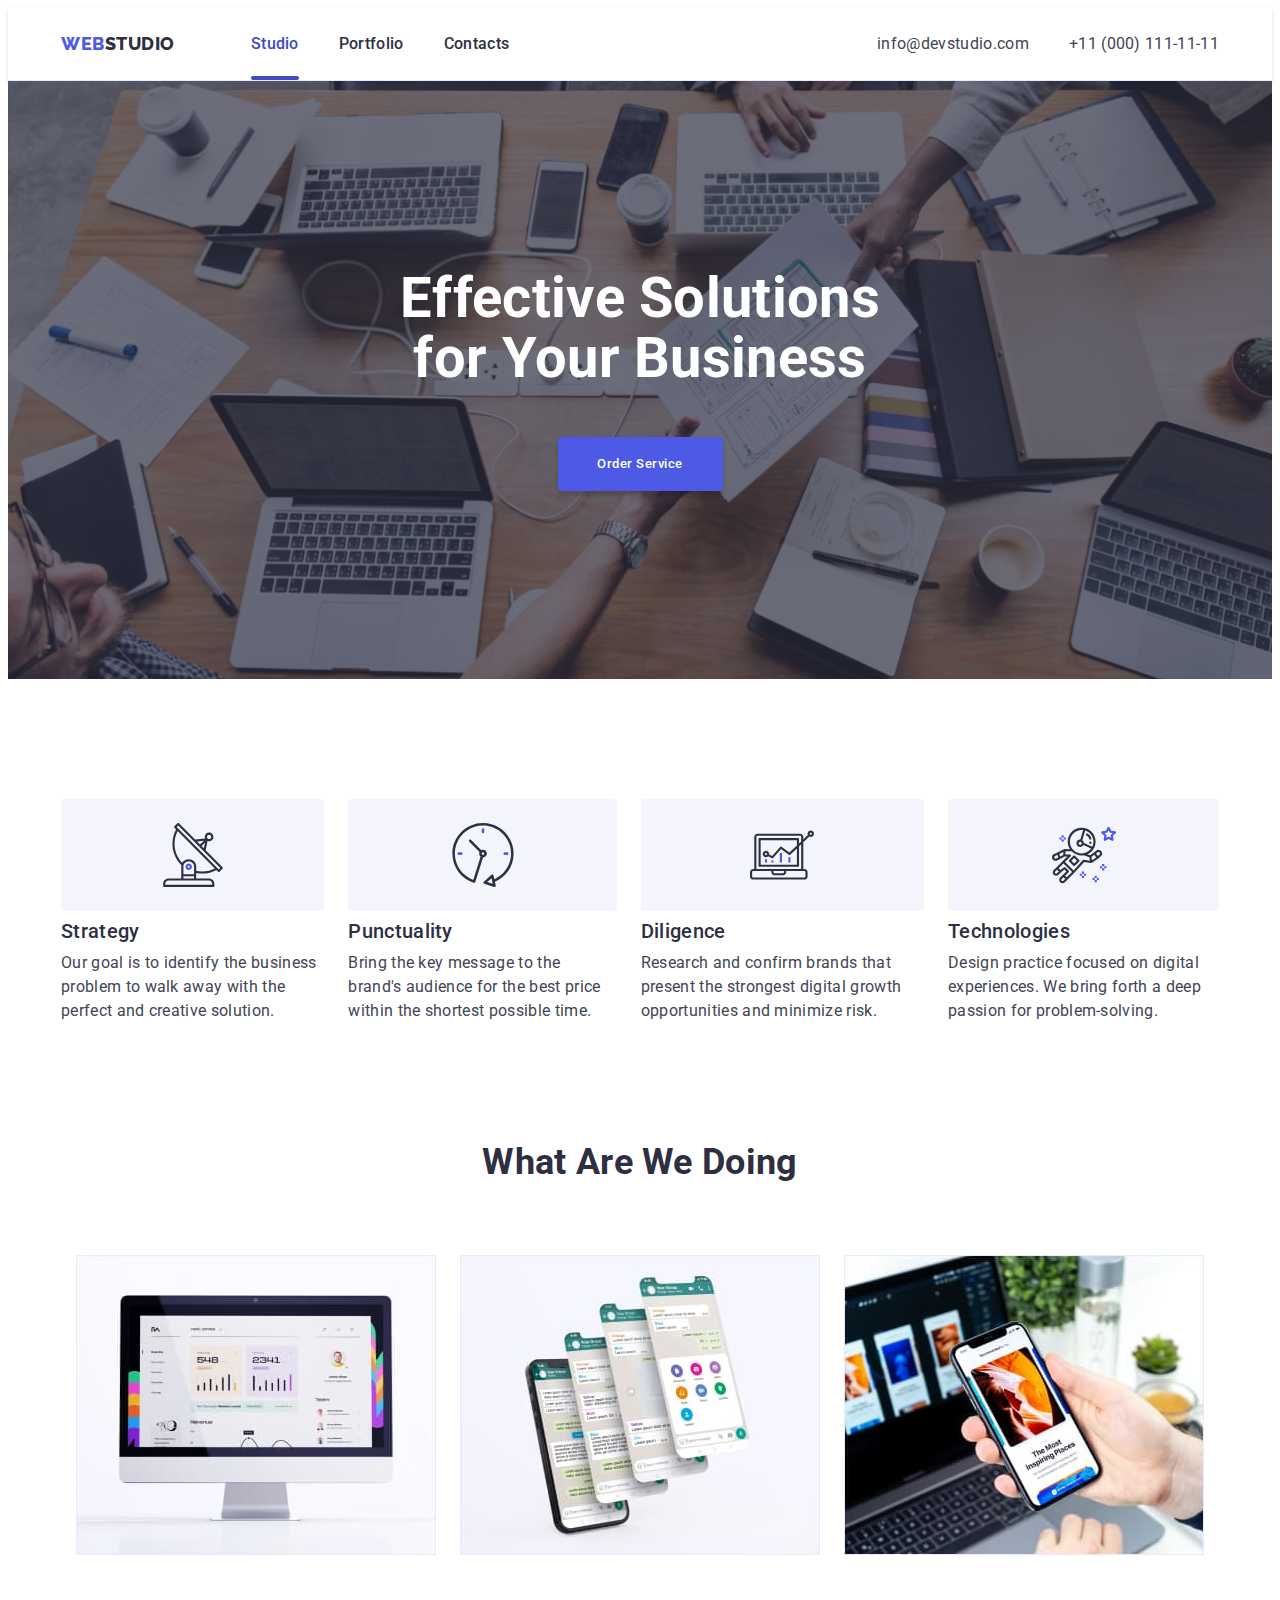
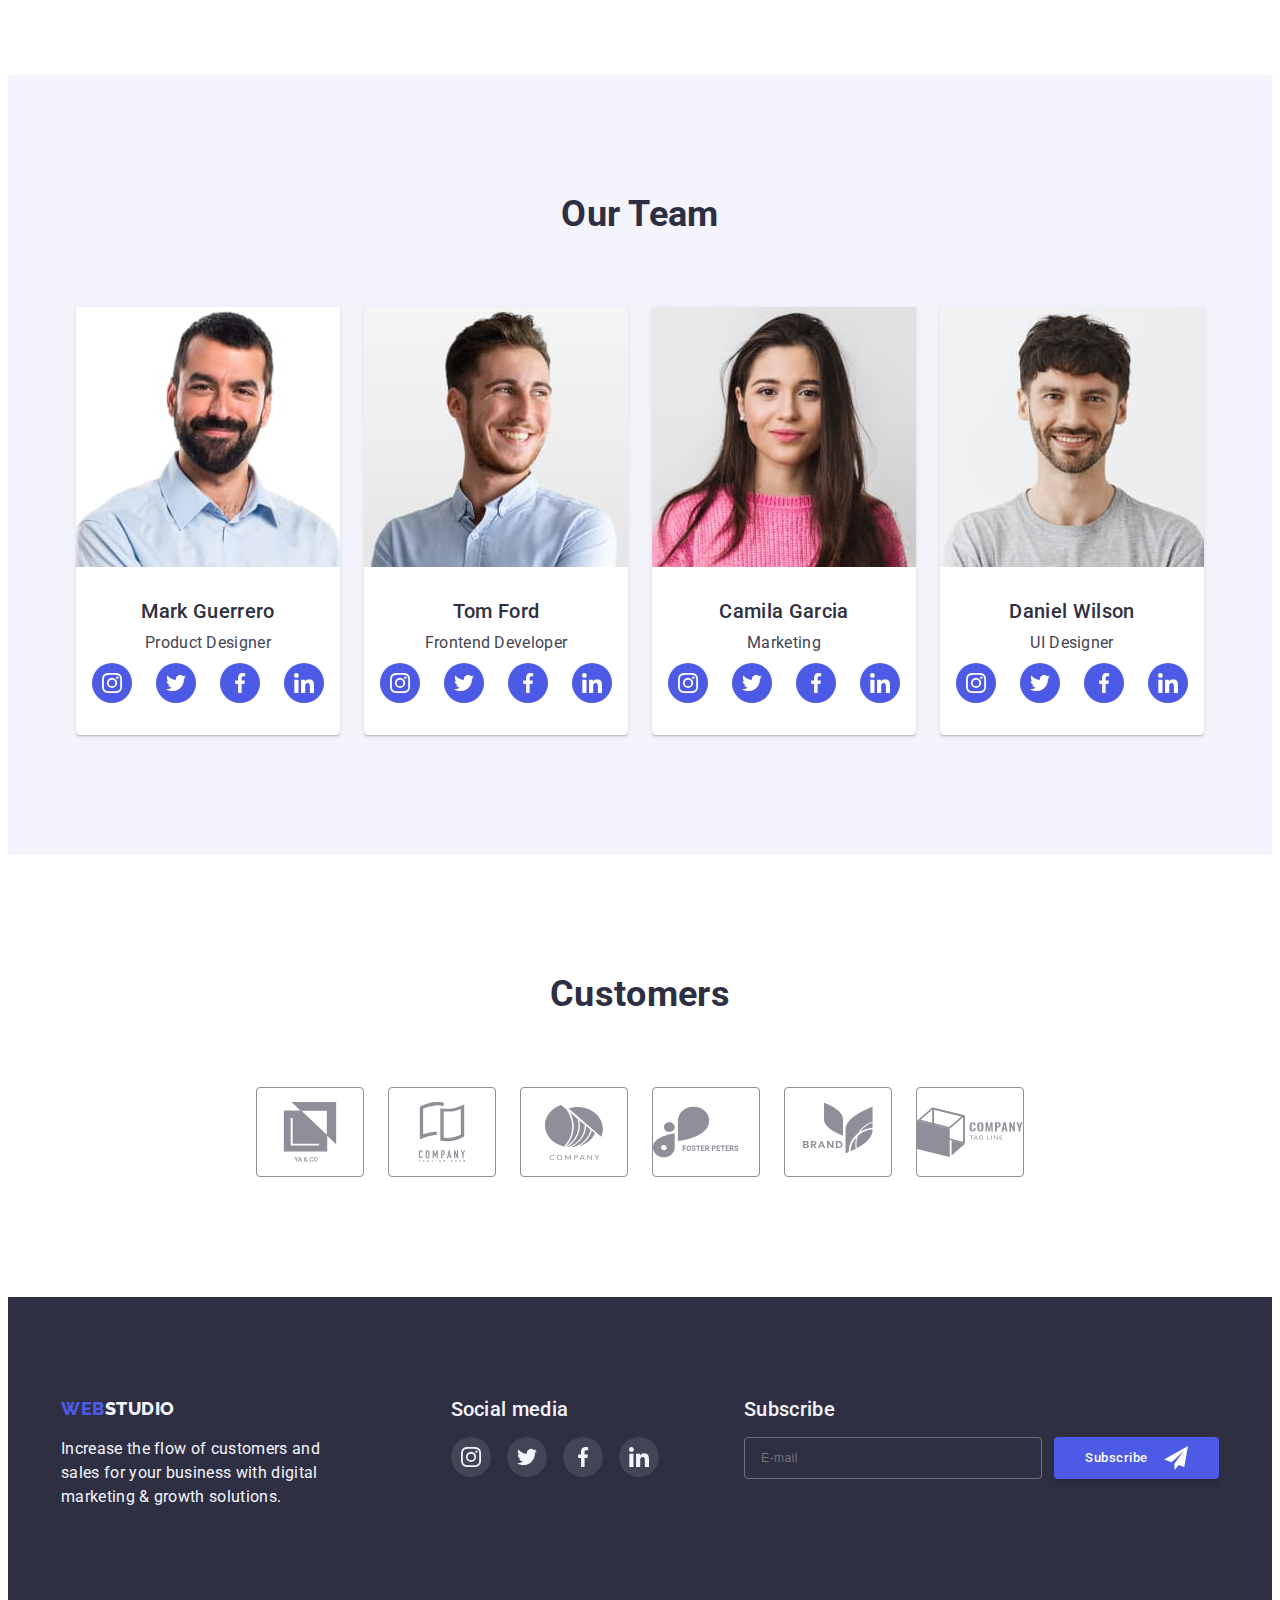
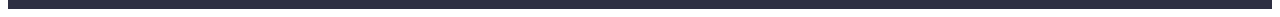
<file: index.html>
<!DOCTYPE html>
<html lang="uk">
  <head>
    <meta charset="UTF-8" />
    <meta http-equiv="X-UA-Compatible" content="IE=edge" />
    <meta name="viewport" content="width=device-width, initial-scale=1.0" />
    <link
      rel="stylesheet"
      href="https://cdnjs.cloudflare.com/ajax/libs/modern-normalize/1.1.0/modern-normalize.min.css"
      integrity="sha512-wpPYUAdjBVSE4KJnH1VR1HeZfpl1ub8YT/NKx4PuQ5NmX2tKuGu6U/JRp5y+Y8XG2tV+wKQpNHVUX03MfMFn9Q=="
      crossorigin="anonymous"
      referrerpolicy="no-referrer"
    />
    <link rel="preconnect" href="https://fonts.googleapis.com" />
    <link rel="preconnect" href="https://fonts.gstatic.com" crossorigin />
    <link
      href="https://fonts.googleapis.com/css2?family=Raleway:wght@700&family=Roboto:wght@400;500;700;900&display=swap"
      rel="stylesheet"
    />
    <link rel="stylesheet" href="./css/styles.css" />
    <title>WebStudio</title>
  </head>
  <body>
    <header class="header">
      <div class="header-container container">
        <nav class="header-nav">
          <a class="logo logo-header link" href="./index.html">
            <span class="logo-accent">Web</span><span>Studio</span></a
          >
          <ul class="nav-list list">
            <li class="nav-list-item">
              <a class="nav-list-link link current" href="./index.html"
                >Studio</a
              >
            </li>
            <li class="nav-list-item">
              <a class="nav-list-link link" href="./portfolio.html"
                >Portfolio</a
              >
            </li>
            <li class="nav-list-item">
              <a class="nav-list-link link" href="">Contacts</a>
            </li>
          </ul>
        </nav>
        <div class="menu-contacts">
          <a class="contacts link" href="mailto:info@devstudio.com">
            <!-- <svg class="contacts-icon" width="16" height="12">
              <use href="./images/icons.svg#icon-envelope"></use>
            </svg> -->
            info@devstudio.com</a
          >
          <a class="contacts link" href="tel:+380961111111">
            <!-- <svg class="contacts-icon" width="10" height="16">
              <use href="./images/icons.svg#icon-smartphone"></use>
            </svg> -->
            +11 (000) 111-11-11</a
          >
        </div>
      </div>
    </header>
    <main>
      <!-- Hero Section  -->
      <section class="hero section">
        <div class="container">
          <h1 class="hero-title">Effective Solutions<br />for Your Business</h1>
          <button class="button" type="button" data-modal-open>
            Order Service
          </button>
        </div>
      </section>
      <!-- Benefits section -->
      <section class="section">
        <div class="container">
          <h2 class="visually-hidden">Benefits</h2>
          <ul class="benefits-list list">
            <li class="benefits-list-item">
              <div class="benefits-icon-wrap">
                <svg class="benefits-icon" width="64" height="64">
                  <use href="./images/icons.svg#icon-antenna"></use>
                </svg>
              </div>
              <h3 class="benefits-title subtitle">Strategy</h3>
              <p class="benefits-description">
                Our goal is to identify the business problem to walk away with
                the perfect and creative solution.
              </p>
            </li>
            <li class="benefits-list-item">
              <div class="benefits-icon-wrap">
                <svg class="benefits-icon" width="64" height="64">
                  <use href="./images/icons.svg#icon-clock"></use>
                </svg>
              </div>
              <h3 class="benefits-title subtitle">Punctuality</h3>
              <p class="benefits-description">
                Bring the key message to the brand's audience for the best price
                within the shortest possible time.
              </p>
            </li>
            <li class="benefits-list-item">
              <div class="benefits-icon-wrap">
                <svg class="benefits-icon" width="64" height="64">
                  <use href="./images/icons.svg#icon-diagram"></use>
                </svg>
              </div>
              <h3 class="benefits-title subtitle">Diligence</h3>
              <p class="benefits-description">
                Research and confirm brands that present the strongest digital
                growth opportunities and minimize risk.
              </p>
            </li>
            <li class="benefits-list-item">
              <div class="benefits-icon-wrap">
                <svg class="benefits-icon" width="64" height="64">
                  <use href="./images/icons.svg#icon-astronaut"></use>
                </svg>
              </div>
              <h3 class="benefits-title subtitle">Technologies</h3>
              <p class="benefits-description">
                Design practice focused on digital experiences. We bring forth a
                deep passion for problem-solving.
              </p>
            </li>
          </ul>
        </div>
      </section>
      <!-- About section -->
      <section class="about section">
        <div class="container">
          <h2 class="about-header subheader">What are we doing</h2>
          <ul class="about-list list">
            <li class="about-list-item">
              <img
                src="./images/box1.jpg"
                alt="monitor"
                width="360"
                height="300"
              />
            </li>
            <li class="about-list-item">
              <img
                src="./images/box2.jpg"
                alt="apps for the phone"
                width="360"
                height="300"
              />
            </li>
            <li class="about-list-item">
              <img
                src="./images/box3.jpg"
                alt="phone in a hand"
                width="360"
                height="300"
              />
            </li>
          </ul>
        </div>
      </section>
      <!-- Team section -->
      <section class="team section">
        <div class="container">
          <h2 class="team-header subheader">Our team</h2>
          <ul class="team-list list">
            <li class="team-list-item">
              <img
                src="./images/product-designer.jpg"
                alt="Mark Guerrero Product Designer photo"
                width="270"
                height="260"
              />
              <div class="team-caption">
                <h3 class="team-name">Mark Guerrero</h3>
                <p class="team-role" lang="en">Product Designer</p>
                <ul class="team-social-list list">
                  <li class="team-social-item">
                    <a href="" class="team-social-link link">
                      <svg class="team-social-icon" width="20" height="20">
                        <use href="./images/icons.svg#icon-instagram"></use>
                      </svg>
                    </a>
                  </li>
                  <li class="team-social-item">
                    <a href="" class="team-social-link link">
                      <svg class="team-social-icon" width="20" height="20">
                        <use href="./images/icons.svg#icon-twitter"></use>
                      </svg>
                    </a>
                  </li>
                  <li class="team-social-item">
                    <a href="" class="team-social-link link">
                      <svg class="team-social-icon" width="20" height="20">
                        <use href="./images/icons.svg#icon-facebook"></use>
                      </svg>
                    </a>
                  </li>
                  <li class="team-social-item">
                    <a href="" class="team-social-link link">
                      <svg class="team-social-icon" width="20" height="20">
                        <use href="./images/icons.svg#icon-linkedin"></use>
                      </svg>
                    </a>
                  </li>
                </ul>
              </div>
            </li>
            <li class="team-list-item">
              <img
                src="./images/frontend-developer.jpg"
                alt="фото Ольга Рєпіна"
                width="270"
                height="260"
              />
              <div class="team-caption">
                <h3 class="team-name">Tom Ford</h3>
                <p class="team-role" lang="en">Frontend Developer</p>
                <ul class="team-social-list list">
                  <li class="team-social-item">
                    <a href="" class="team-social-link link">
                      <svg class="team-social-icon" width="20" height="20">
                        <use href="./images/icons.svg#icon-instagram"></use>
                      </svg>
                    </a>
                  </li>
                  <li class="team-social-item">
                    <a href="" class="team-social-link link">
                      <svg class="team-social-icon" width="20" height="20">
                        <use href="./images/icons.svg#icon-twitter"></use>
                      </svg>
                    </a>
                  </li>
                  <li class="team-social-item">
                    <a href="" class="team-social-link link">
                      <svg class="team-social-icon" width="20" height="20">
                        <use href="./images/icons.svg#icon-facebook"></use>
                      </svg>
                    </a>
                  </li>
                  <li class="team-social-item">
                    <a href="" class="team-social-link link">
                      <svg class="team-social-icon" width="20" height="20">
                        <use href="./images/icons.svg#icon-linkedin"></use>
                      </svg>
                    </a>
                  </li>
                </ul>
              </div>
            </li>
            <li class="team-list-item">
              <img
                src="./images/marketing.jpg"
                alt="фото Микола Тарасов"
                width="270"
                height="260"
              />
              <div class="team-caption">
                <h3 class="team-name">Camila Garcia</h3>
                <p class="team-role" lang="en">Marketing</p>
                <ul class="team-social-list list">
                  <li class="team-social-item">
                    <a href="" class="team-social-link link">
                      <svg class="team-social-icon" width="20" height="20">
                        <use href="./images/icons.svg#icon-instagram"></use>
                      </svg>
                    </a>
                  </li>
                  <li class="team-social-item">
                    <a href="" class="team-social-link link">
                      <svg class="team-social-icon" width="20" height="20">
                        <use href="./images/icons.svg#icon-twitter"></use>
                      </svg>
                    </a>
                  </li>
                  <li class="team-social-item">
                    <a href="" class="team-social-link link">
                      <svg class="team-social-icon" width="20" height="20">
                        <use href="./images/icons.svg#icon-facebook"></use>
                      </svg>
                    </a>
                  </li>
                  <li class="team-social-item">
                    <a href="" class="team-social-link link">
                      <svg class="team-social-icon" width="20" height="20">
                        <use href="./images/icons.svg#icon-linkedin"></use>
                      </svg>
                    </a>
                  </li>
                </ul>
              </div>
            </li>
            <li class="team-list-item">
              <img
                src="./images/uidesigner.jpg"
                alt="фото Михайло Єрмаков"
                width="270"
                height="260"
              />
              <div class="team-caption">
                <h3 class="team-name">Daniel Wilson</h3>
                <p class="team-role" lang="en">UI Designer</p>
                <ul class="team-social-list list">
                  <li class="team-social-item">
                    <a href="" class="team-social-link link">
                      <svg class="team-social-icon" width="20" height="20">
                        <use href="./images/icons.svg#icon-instagram"></use>
                      </svg>
                    </a>
                  </li>
                  <li class="team-social-item">
                    <a href="" class="team-social-link link">
                      <svg class="team-social-icon" width="20" height="20">
                        <use href="./images/icons.svg#icon-twitter"></use>
                      </svg>
                    </a>
                  </li>
                  <li class="team-social-item">
                    <a href="" class="team-social-link link">
                      <svg class="team-social-icon" width="20" height="20">
                        <use href="./images/icons.svg#icon-facebook"></use>
                      </svg>
                    </a>
                  </li>
                  <li class="team-social-item">
                    <a href="" class="team-social-link link">
                      <svg class="team-social-icon" width="20" height="20">
                        <use href="./images/icons.svg#icon-linkedin"></use>
                      </svg>
                    </a>
                  </li>
                </ul>
              </div>
            </li>
          </ul>
        </div>
      </section>
      <!-- Clients section -->
      <section class="cle=ients section">
        <div class="container">
          <h2 class="clients-header subheader">Customers</h2>
          <ul class="clients-list list">
            <li class="clients-item">
              <a
                class="clients-link link"
                href="#"
                target="_blank"
                rel="noopener noreferrer"
                ><svg class="clients-icons" width="106" height="60">
                  <use href="./images/icons.svg#icon-group1"></use>
                </svg>
              </a>
            </li>
            <li class="clients-item">
              <a
                class="clients-link link"
                href="#"
                target="_blank"
                rel="noopener noreferrer"
                ><svg class="clients-icons" width="106" height="60">
                  <use href="./images/icons.svg#icon-group2"></use>
                </svg>
              </a>
            </li>
            <li class="clients-item">
              <a
                class="clients-link link"
                href="#"
                target="_blank"
                rel="noopener noreferrer"
                ><svg class="clients-icons" width="106" height="60">
                  <use href="./images/icons.svg#icon-group3"></use>
                </svg>
              </a>
            </li>
            <li class="clients-item">
              <a
                class="clients-link link"
                href="#"
                target="_blank"
                rel="noopener noreferrer"
                ><svg class="clients-icons" width="106" height="60">
                  <use href="./images/icons.svg#icon-group4"></use>
                </svg>
              </a>
            </li>
            <li class="clients-item">
              <a
                class="clients-link link"
                href="#"
                target="_blank"
                rel="noopener noreferrer"
                ><svg class="clients-icons" width="106" height="60">
                  <use href="./images/icons.svg#icon-group5"></use>
                </svg>
              </a>
            </li>
            <li class="clients-item">
              <a
                class="clients-link link"
                href="#"
                target="_blank"
                rel="noopener noreferrer"
                ><svg class="clients-icons" width="106" height="60">
                  <use href="./images/icons.svg#icon-group6"></use>
                </svg>
              </a>
            </li>
          </ul>
        </div>
      </section>
    </main>
    <footer class="footer section">
      <div class="footer-container container">
        <div class="footer-wrap">
          <a class="logo-footer link" href="./index.html">
            <span class="logo-accent">Web</span><span>Studio</span></a
          >
          <p class="footer-text">
            Increase the flow of customers and sales for your business with
            digital marketing & growth solutions.
          </p>
        </div>
        <div class="join">
          <h3 class="join-title subtitle">Social media</h3>
          <ul class="footer-social-list list">
            <li class="team-social-item">
              <a href="" class="team-social-link link">
                <svg class="team-social-icon" width="20" height="20">
                  <use href="./images/icons.svg#icon-instagram"></use>
                </svg>
              </a>
            </li>
            <li class="footer-social-item">
              <a href="" class="team-social-link link">
                <svg class="team-social-icon" width="20" height="20">
                  <use href="./images/icons.svg#icon-twitter"></use>
                </svg>
              </a>
            </li>
            <li class="footer-social-item">
              <a href="" class="team-social-link link">
                <svg class="team-social-icon" width="20" height="20">
                  <use href="./images/icons.svg#icon-facebook"></use>
                </svg>
              </a>
            </li>
            <li class="footer-social-item">
              <a href="" class="team-social-link link">
                <svg class="team-social-icon" width="20" height="20">
                  <use href="./images/icons.svg#icon-linkedin"></use>
                </svg>
              </a>
            </li>
          </ul>
        </div>
        <div class="footer-form">
          <form name="subscribe-form">
            <h3 class="join-title subtitle">Subscribe</h3>
            <div class="form-wrap">
              <label class="visually-hidden" for="footer-mail"></label>
              <input
                class="email-input"
                type="email"
                name="email"
                id="footer-mail"
                placeholder="E-mail"
              />
              <button class="button-submit button" type="submit">
                Subscribe
                <svg class="send-icon" width="24" height="24">
                  <use href="./images/icons.svg#icon-send"></use>
                </svg>
              </button>
            </div>
          </form>
        </div>
      </div>
    </footer>
    <div class="backdrop is-hidden" data-modal>
      <div class="modal">
        <button class="button-modal-close" type="button" data-modal-close>
          <svg class="close-icon" width="8" height="8">
            <use href="./images/icons.svg#icon-close"></use>
          </svg>
        </button>
        <form name="contact-form" autocomplete="off">
          <p class="form-header">
            Leave your contacts and we will call you back
          </p>
          <div class="form-field">
            <label class="form-lable" for="name"
              >Name
              <div class="input-wrap">
                <input class="form-input" type="text" name="name" id="name" />
                <svg class="icon-form" width="18" height="18">
                  <use href="./images/icons.svg#icon-name-form"></use>
                </svg></div
            ></label>
          </div>
          <div class="form-field">
            <label class="form-lable" for="phone"
              >Phone
              <div class="input-wrap">
                <input class="form-input" type="tel" name="phone" id="phone" />
                <svg class="icon-form" width="18" height="18">
                  <use href="./images/icons.svg#icon-phone-form"></use>
                </svg></div
            ></label>
          </div>
          <div class="form-field">
            <label class="form-lable" for="email"
              >Email
              <div class="input-wrap">
                <input
                  class="form-input"
                  type="email"
                  name="email"
                  id="email"
                />
                <svg class="icon-form" width="18" height="18">
                  <use href="./images/icons.svg#icon-email-form"></use>
                </svg></div
            ></label>
          </div>
          <div class="form-field textarea">
            <label class="form-lable" for="comment"
              >Comment
              <textarea
                class="form-textarea"
                name="comment"
                id="comment"
                rows="5"
                placeholder="Text input"
                autocomplete="off"
              ></textarea>
            </label>
          </div>
          <div class="form-agreement">
            <input
              class="agreement-checkbox visually-hidden"
              type="checkbox"
              name="agreement"
              id="agreement"
            />
            <label class="agreement-label" for="agreement"
              ><span
                ><svg class="check-icon" width="10" height="8">
                  <use href="./images/icons.svg#icon-check"></use></svg></span
              >I accept the terms and conditions of the
              <a
                class="agreement-link link"
                href="./documents/terms of the contract.pdf"
                download=""
              >
                Privacy Policy</a
              ></label
            >
          </div>
          <button class="form-submit-button button" type="submit">Send</button>
        </form>
      </div>
    </div>
    <script src="./js/modal.js"></script>
  </body>
</html>
</file>
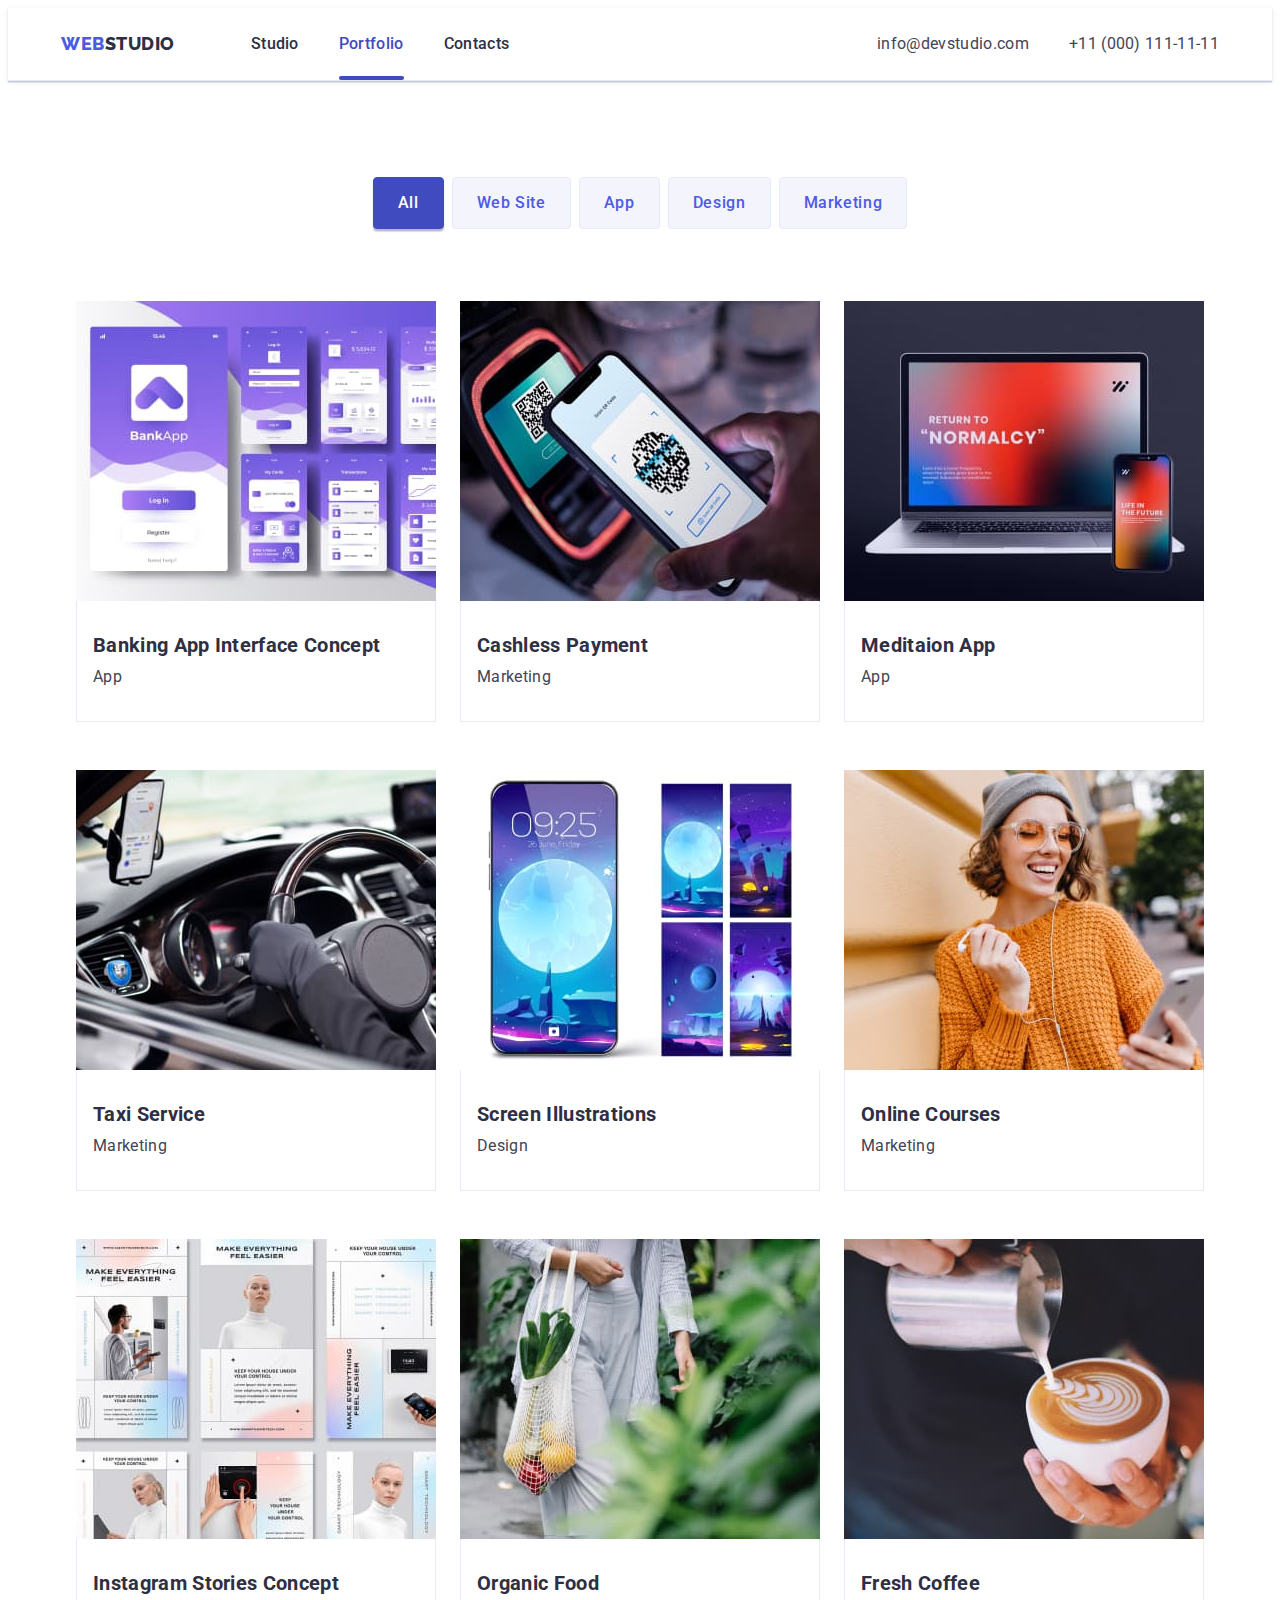
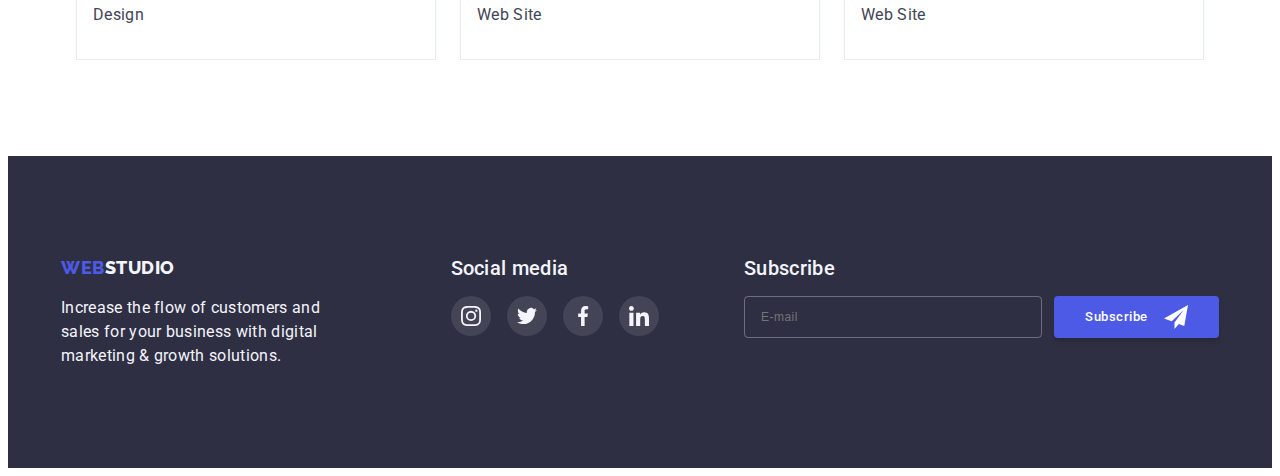
<file: portfolio.html>
<!DOCTYPE html>
<html lang="ru">
  <head>
    <meta charset="UTF-8" />
    <meta http-equiv="X-UA-Compatible" content="IE=edge" />
    <meta name="viewport" content="width=device-width, initial-scale=1.0" />
    <link
      rel="stylesheet"
      href="https://cdnjs.cloudflare.com/ajax/libs/modern-normalize/1.1.0/modern-normalize.min.css"
      integrity="sha512-wpPYUAdjBVSE4KJnH1VR1HeZfpl1ub8YT/NKx4PuQ5NmX2tKuGu6U/JRp5y+Y8XG2tV+wKQpNHVUX03MfMFn9Q=="
      crossorigin="anonymous"
      referrerpolicy="no-referrer"
    />
    <link rel="preconnect" href="https://fonts.googleapis.com" />
    <link rel="preconnect" href="https://fonts.gstatic.com" crossorigin />
    <link
      href="https://fonts.googleapis.com/css2?family=Raleway:wght@700&family=Roboto:wght@400;500;700;900&display=swap"
      rel="stylesheet"
    />
    <link rel="stylesheet" href="./css/styles.css" />
    <title>WebStudio</title>
  </head>
  <body>
    <header class="header">
      <div class="header-container container">
        <nav class="header-nav">
          <a class="logo logo-header link" href="./index.html">
            <span class="logo-accent">Web</span><span>Studio</span></a
          >
          <ul class="nav-list list">
            <li class="nav-list-item">
              <a class="nav-list-link link" href="./index.html">Studio</a>
            </li>
            <li class="nav-list-item">
              <a class="nav-list-link link current" href="./portfolio.html"
                >Portfolio</a
              >
            </li>
            <li class="nav-list-item">
              <a class="nav-list-link link" href="">Contacts</a>
            </li>
          </ul>
        </nav>
        <div class="menu-contacts">
          <a class="contacts link" href="mailto:info@devstudio.com">
            info@devstudio.com</a
          >
          <a class="contacts link" href="tel:+380961111111">
            +11 (000) 111-11-11</a
          >
        </div>
      </div>
    </header>
    <main>
      <!-- Portfolio section -->
      <section class="portfolio">
        <div class="container">
          <h1 class="visually-hidden">WebStudio Portfolio</h1>
          <ul class="portfolio-filter list">
            <li class="item">
              <button type="button" class="filter-button current">All</button>
            </li>
            <li class="item">
              <button type="button" class="filter-button">Web Site</button>
            </li>
            <li class="item">
              <button type="button" class="filter-button">App</button>
            </li>
            <li class="item">
              <button type="button" class="filter-button">Design</button>
            </li>
            <li class="item">
              <button type="button" class="filter-button">Marketing</button>
            </li>
          </ul>
          <ul class="portfolio-list list">
            <li class="portfolio-item">
              <a class="portfolio-link link" href="">
                <div class="portfolio-cover-wrap">
                  <img
                    src="./images/portfolio1.jpg"
                    alt="Banking App"
                    width="360"
                    height="300"
                  />
                  <div class="portfolio-cover-text">
                    <p>
                      14 Stylish and User-Friendly App Design Concepts · Task
                      Manager App · Calorie Tracker App · Exotic Fruit Ecommerce
                      App · Cloud Storage App
                    </p>
                  </div>
                </div>
                <div class="portfolio-item-caption">
                  <h2 class="portfolio-item-title">
                    Banking App Interface Concept
                  </h2>
                  <p class="portfolio-item-desc">App</p>
                </div>
              </a>
            </li>
            <li class="portfolio-item">
              <a class="portfolio-link link" href="">
                <div class="portfolio-cover-wrap">
                  <img
                    src="./images/portfolio2.jpg"
                    alt="Cashless Payment"
                    width="360"
                    height="300"
                  />
                  <div class="portfolio-cover-text">
                    <p>
                      14 Stylish and User-Friendly App Design Concepts · Task
                      Manager App · Calorie Tracker App · Exotic Fruit Ecommerce
                      App · Cloud Storage App
                    </p>
                  </div>
                </div>
                <div class="portfolio-item-caption">
                  <h2 class="portfolio-item-title">Cashless Payment</h2>
                  <p class="portfolio-item-desc">Marketing</p>
                </div>
              </a>
            </li>
            <li class="portfolio-item">
              <a class="portfolio-link link" href="">
                <div class="portfolio-cover-wrap">
                  <img
                    src="./images/portfolio3.jpg"
                    alt="Meditaion App"
                    width="360"
                    height="300"
                  />
                  <div class="portfolio-cover-text">
                    <p>
                      14 Stylish and User-Friendly App Design Concepts · Task
                      Manager App · Calorie Tracker App · Exotic Fruit Ecommerce
                      App · Cloud Storage App
                    </p>
                  </div>
                </div>
                <div class="portfolio-item-caption">
                  <h2 class="portfolio-item-title">Meditaion App</h2>
                  <p class="portfolio-item-desc">App</p>
                </div>
              </a>
            </li>
            <li class="portfolio-item">
              <a class="portfolio-link link" href="">
                <div class="portfolio-cover-wrap">
                  <img
                    src="./images/portfolio4.jpg"
                    alt="Taxi Service"
                    width="360"
                    height="300"
                  />
                  <div class="portfolio-cover-text">
                    <p>
                      14 Stylish and User-Friendly App Design Concepts · Task
                      Manager App · Calorie Tracker App · Exotic Fruit Ecommerce
                      App · Cloud Storage App
                    </p>
                  </div>
                </div>
                <div class="portfolio-item-caption">
                  <h2 class="portfolio-item-title">Taxi Service</h2>
                  <p class="portfolio-item-desc">Marketing</p>
                </div>
              </a>
            </li>
            <li class="portfolio-item">
              <a class="portfolio-link link" href="">
                <div class="portfolio-cover-wrap">
                  <img
                    src="./images/portfolio5.jpg"
                    alt="Screen Illustrations"
                    width="360"
                    height="300"
                  />
                  <div class="portfolio-cover-text">
                    <p>
                      14 Stylish and User-Friendly App Design Concepts · Task
                      Manager App · Calorie Tracker App · Exotic Fruit Ecommerce
                      App · Cloud Storage App
                    </p>
                  </div>
                </div>
                <div class="portfolio-item-caption">
                  <h2 class="portfolio-item-title">Screen Illustrations</h2>
                  <p class="portfolio-item-desc">Design</p>
                </div>
              </a>
            </li>
            <li class="portfolio-item">
              <a class="portfolio-link link" href="">
                <div class="portfolio-cover-wrap">
                  <img
                    src="./images/portfolio6.jpg"
                    alt="Online Courses"
                    width="360"
                    height="300"
                  />
                  <div class="portfolio-cover-text">
                    <p>
                      14 Stylish and User-Friendly App Design Concepts · Task
                      Manager App · Calorie Tracker App · Exotic Fruit Ecommerce
                      App · Cloud Storage App
                    </p>
                  </div>
                </div>
                <div class="portfolio-item-caption">
                  <h2 class="portfolio-item-title">Online Courses</h2>
                  <p class="portfolio-item-desc">Marketing</p>
                </div>
              </a>
            </li>
            <li class="portfolio-item">
              <a class="portfolio-link link" href="">
                <div class="portfolio-cover-wrap">
                  <img
                    src="./images/portfolio7.jpg"
                    alt="Instagram Stories Concept"
                    width="360"
                    height="300"
                  />
                  <div class="portfolio-cover-text">
                    <p>
                      14 Stylish and User-Friendly App Design Concepts · Task
                      Manager App · Calorie Tracker App · Exotic Fruit Ecommerce
                      App · Cloud Storage App
                    </p>
                  </div>
                </div>
                <div class="portfolio-item-caption">
                  <h2 class="portfolio-item-title">
                    Instagram Stories Concept
                  </h2>
                  <p class="portfolio-item-desc">Design</p>
                </div>
              </a>
            </li>
            <li class="portfolio-item">
              <a class="portfolio-link link" href="">
                <div class="portfolio-cover-wrap">
                  <img
                    src="./images/portfolio8.jpg"
                    alt="Organic Food"
                    width="360"
                    height="300"
                  />
                  <div class="portfolio-cover-text">
                    <p>
                      14 Stylish and User-Friendly App Design Concepts · Task
                      Manager App · Calorie Tracker App · Exotic Fruit Ecommerce
                      App · Cloud Storage App
                    </p>
                  </div>
                </div>
                <div class="portfolio-item-caption">
                  <h2 class="portfolio-item-title">Organic Food</h2>
                  <p class="portfolio-item-desc">Web Site</p>
                </div>
              </a>
            </li>
            <li class="portfolio-item">
              <a class="portfolio-link link" href="">
                <div class="portfolio-cover-wrap">
                  <img
                    src="./images/portfolio9.jpg"
                    alt="Fresh Coffee"
                    width="360"
                    height="300"
                  />
                  <div class="portfolio-cover-text">
                    <p>
                      14 Stylish and User-Friendly App Design Concepts · Task
                      Manager App · Calorie Tracker App · Exotic Fruit Ecommerce
                      App · Cloud Storage App
                    </p>
                  </div>
                </div>
                <div class="portfolio-item-caption">
                  <h2 class="portfolio-item-title">Fresh Coffee</h2>
                  <p class="portfolio-item-desc">Web Site</p>
                </div>
              </a>
            </li>
          </ul>
        </div>
      </section>
    </main>

    <footer class="footer section">
      <div class="footer-container container">
        <div class="footer-wrap">
          <a class="logo-footer link" href="./index.html">
            <span class="logo-accent">Web</span><span>Studio</span></a
          >
          <p class="footer-text">
            Increase the flow of customers and sales for your business with
            digital marketing & growth solutions.
          </p>
        </div>
        <div class="join">
          <h3 class="join-title subtitle">Social media</h3>
          <ul class="footer-social-list list">
            <li class="team-social-item">
              <a href="" class="team-social-link link">
                <svg class="team-social-icon" width="20" height="20">
                  <use href="./images/icons.svg#icon-instagram"></use>
                </svg>
              </a>
            </li>
            <li class="footer-social-item">
              <a href="" class="team-social-link link">
                <svg class="team-social-icon" width="20" height="20">
                  <use href="./images/icons.svg#icon-twitter"></use>
                </svg>
              </a>
            </li>
            <li class="footer-social-item">
              <a href="" class="team-social-link link">
                <svg class="team-social-icon" width="20" height="20">
                  <use href="./images/icons.svg#icon-facebook"></use>
                </svg>
              </a>
            </li>
            <li class="footer-social-item">
              <a href="" class="team-social-link link">
                <svg class="team-social-icon" width="20" height="20">
                  <use href="./images/icons.svg#icon-linkedin"></use>
                </svg>
              </a>
            </li>
          </ul>
        </div>
        <div class="footer-form">
          <form name="subscribe-form">
            <h3 class="join-title subtitle">Subscribe</h3>
            <div class="form-wrap">
              <label class="visually-hidden" for="footer-mail"></label>
              <input
                class="email-input"
                type="email"
                name="email"
                id="footer-mail"
                placeholder="E-mail"
              />
              <button class="button-submit button" type="submit">
                Subscribe
                <svg class="send-icon" width="24" height="24">
                  <use href="./images/icons.svg#icon-send"></use>
                </svg>
              </button>
            </div>
          </form>
        </div>
      </div>
    </footer>
  </body>
</html>
</file>
<file: css/styles.css>
:root {
  /* Navy-blue */
  --color-black: #2e2f42;
  /* SLATE */
  --color-grey: #434455;
  /* WHITE */
  --color-white: #ffffff;
  /* IRIS */
  --color-primary-brand: #4d5ae5;
  /* OCEAN */
  --color-secondary-brand: #404bbf;
  /* Green */
  --color-green-brand: #31d0aa;
  /* GREY */
  --background-color-dark-grey: #2e2f42;
  /* CLOUD */
  --background-color-grey: #f4f4fd;
  /* LIGHT SLATE */
  --color-icon: #8e8f99;
  /* cornflower */
  --color-light-grey: #e7e9fc;
  --transition-duration: 250ms;
  --transition-timing-function: cubic-bezier(0.4, 0, 0.2, 1);
}
body {
  font-family: "Roboto", sans-serif;
  font-style: normal;
  font-weight: 400;
  font-size: 16px;
  letter-spacing: 0.02em;
  color: var(--color-black);
  background-color: var(--color-white);
}

.list {
  list-style: none;
  padding: 0;
  margin: 0;
}
h1,
h2,
h3,
h4,
h5,
h6,
p {
  margin: 0;
  padding: 0;
}
img {
  display: block;
  width: 100%;
  height: auto;
}
.link,
.address {
  text-decoration: none;
  font-style: inherit;
  color: inherit;
}
.section {
  padding-top: 120px;
  padding-bottom: 120px;
}
.container {
  max-width: 1158px;
  margin-left: auto;
  margin-right: auto;
  padding-right: 15px;
  padding-left: 15px;
}
/* Styles Header */
.logo,
.logo-footer {
  font-family: "Raleway", sans-serif;
  text-transform: uppercase;
  font-weight: 800;
  font-size: 18px;
  line-height: 1.33;
  letter-spacing: 0.03em;
}
.logo {
  color: var(--color-black);
  margin-right: 76px;
}
.logo-header {
  display: block;
  padding: 24px 0px;
}
.logo-accent {
  color: var(--color-primary-brand);
}
.header {
  border-bottom: 1px solid var(--color-light-grey);
  box-shadow: 0px 2px 1px rgba(46, 47, 66, 0.08),
    0px 1px 1px rgba(46, 47, 66, 0.16), 0px 1px 6px rgba(46, 47, 66, 0.08);
}
.header-container {
  display: flex;
  align-items: center;
}
.header-nav {
  display: flex;
  align-items: center;
}
.nav-list {
  display: flex;
}
.menu-contacts {
  margin-left: auto;
  display: flex;
}
.nav-list-item {
  margin-right: 40px;
  font-weight: 500;
  line-height: 1.5;
  transition: color var(--transition-duration) var(--transition-timing-function);
}
.nav-list-item:last-child {
  margin-right: 0;
}
.nav-list-link {
  display: block;
  padding: 24px 0px;
  position: relative;
}

.nav-list-link.current::after {
  content: "";
  display: block;
  width: 100%;
  height: 4px;
  background-color: currentColor;
  border-radius: 2px;
  position: absolute;
  left: 0;
  bottom: 0;
}
.contacts {
  display: block;
  padding: 24px 0px;
  margin-right: 40px;
  line-height: 1.5;
  color: var(--color-grey);
  transition: color var(--transition-duration) var(--transition-timing-function);
}
.contacts:last-child {
  margin-right: 0;
}
/* .contacts-icon {
  fill: currentColor;
} */
.nav-list-item:hover,
.nav-list-item:focus-within,
.contacts:hover,
.contacts:focus,
.nav-list-link.current {
  color: var(--color-secondary-brand);
}

/* Styles HERO section*/
.hero {
  padding-top: 188px;
  padding-bottom: 188px;
  text-align: center;
  background-image: linear-gradient(
      rgba(46, 47, 66, 0.7),
      rgba(46, 47, 66, 0.7)
    ),
    url("../images/hero.jpg");
  background-repeat: no-repeat;
  background-size: cover;
  background-color: var(--background-color-dark-grey);
}

.hero-title {
  margin-bottom: 48px;
  font-weight: 700;
  font-size: 56px;
  line-height: 1.07;
  color: var(--color-white);
}
.button {
  box-sizing: border-box;
  min-width: 165px;
  padding: 16px 32px;
  font-family: inherit;
  font-weight: 500;
  line-height: 1.5;
  letter-spacing: 0.04em;
  color: var(--color-white);
  background-color: var(--color-primary-brand);
  cursor: pointer;
  box-shadow: 0px 4px 4px rgba(0, 0, 0, 0.15);
  border: 1px solid transparent;
  border-radius: 4px;
  transition: color var(--transition-duration) var(--transition-timing-function),
    background-color var(--transition-duration)
      var(--transition-timing-function);
}
.button:hover,
.button:focus {
  background-color: var(--color-secondary-brand);
  color: var(--background-color-grey);
}
/* Styles BENEFITS section */
.visually-hidden {
  position: absolute;
  white-space: nowrap;
  width: 1px;
  height: 1px;
  overflow: hidden;
  border: 0;
  padding: 0;
  clip: rect(0 0 0 0);
  clip-path: inset(50%);
  margin: -1px;
}
.benefits-list {
  display: flex;
  justify-content: center;
}
.benefits-icon-wrap {
  display: flex;
  justify-content: center;
  align-items: center;
  height: 112px;
  background-color: var(--background-color-grey);
  border-radius: 4px;
  margin-bottom: 8px;
}
.benefits-list-item {
  width: calc((100%-72px) / 4);
  margin-right: 24px;
}
.benefits-list-item:last-child {
  margin-right: 0px;
}
.subtitle {
  font-size: 20px;
  font-weight: 500;
  line-height: 1.2;
}
.benefits-title {
  margin-bottom: 8px;
}
.benefits-description {
  line-height: 1.5;
  color: var(--color-grey);
}
/* Styles About section */
.about {
  padding-top: 0;
}
.subheader {
  margin-bottom: 72px;
  font-weight: 700;
  font-size: 36px;
  line-height: 1.11;
  text-transform: capitalize;
  text-align: center;
}
.about-list {
  display: flex;
  justify-content: center;
}

.about-list-item:not(:last-child) {
  margin-right: 24px;
}

/* Styles TEAM section */
.team {
  background-color: var(--background-color-grey);
}
.team-list {
  display: flex;
  justify-content: center;
}
.team-list-item {
  width: calc((100%-72px) / 4);
  background-color: var(--color-white);
  box-shadow: 0px 1px 6px rgba(46, 47, 66, 0.08),
    0px 1px 1px rgba(46, 47, 66, 0.16), 0px 2px 1px rgba(46, 47, 66, 0.08);
  border-radius: 0px 0px 4px 4px;
}
.team-list-item:not(:last-child) {
  margin-right: 24px;
}
.team-caption {
  padding: 32px 16px;
}
.team-name {
  margin-bottom: 8px;
  font-weight: 500;
  font-size: 20px;
  line-height: 1.2;
  text-align: center;
}
.team-role {
  margin-bottom: 8px;
  line-height: 1.5;
  text-align: center;
  color: var(--color-grey);
}
.team-social-list {
  display: flex;
  justify-content: center;
  gap: 24px;
}
.team-social-link {
  display: flex;
  justify-content: center;
  align-items: center;
  width: 40px;
  height: 40px;
  border-radius: 50%;
  background-color: var(--color-primary-brand);
  color: var(--color-white);
  transition: color var(--transition-duration) var(--transition-timing-function),
    background-color var(--transition-duration)
      var(--transition-timing-function);
}
.team-social-link:hover,
.team-social-link:focus {
  background-color: var(--color-secondary-brand);
  color: var(--background-color-grey);
}
.team-social-icon {
  fill: currentColor;
}
/* CLIENTS section styles */
.clients-list {
  display: flex;
  justify-content: center;
  gap: 24px;
}
.clients-item {
  width: calc((100%-120px) / 6);
}
.clients-link {
  display: flex;
  justify-content: center;
  align-items: center;
  height: 88px;
  border: 1px solid;
  border-color: currentColor;
  border-radius: 4px;
  color: var(--color-icon);
  transition: color var(--transition-duration) var(--transition-timing-function);
}
.clients-link:hover,
.clients-link:focus {
  color: var(--color-secondary-brand);
}
.clients-icons {
  fill: currentColor;
}
/* Styles Footer */
.footer {
  padding: 100px 0px;
  background-color: var(--background-color-dark-grey);
}
.footer-container {
  display: flex;
  justify-content: space-between;
}
.footer-wrap {
  margin-right: 120px;
  max-width: 264px;
}

.logo-footer {
  display: block;
  margin-bottom: 16px;
  color: var(--background-color-grey);
}
.footer-text {
  color: var(--background-color-grey);
  line-height: 1.5;
}
/* .contacts-footer-office {
  display: block;
  color: var(--color-white);
  line-height: 1.71;
} */
/* .contacts-footer {
  display: block;
  margin-top: 9px;
  color: rgba(255, 255, 255, 0.6);
  line-height: 1.71;
  transition: color var(--transition-duration) var(--transition-timing-function);
} */
/* .contacts-footer-office:hover,
.contacts-footer-office:focus,
.contacts-footer:hover,
.contacts-footer:focus {
  color: var(--color-accent);
} */
.join {
  margin-right: 80px;
}
.join-title {
  margin-bottom: 16px;
  color: var(--background-color-grey);
}
.footer-social-list {
  display: flex;
  justify-content: center;
  gap: 16px;
}
.join .team-social-link {
  color: var(--background-color-grey);
  background-color: var(--color-grey);
  transition: background-color var(--transition-duration)
    var(--transition-timing-function);
}
.join .team-social-link:hover,
.join .team-social-link:focus {
  background-color: var(--color-green-brand);
}
.form-wrap {
  display: flex;
  align-items: center;
  gap: 12px;
}
.email-input {
  width: 264px;
  padding: 8px 16px;
  font-size: 12px;
  line-height: 2;
  letter-spacing: 0.04em;
  color: rgba(255, 255, 255, 0.6);
  background-color: transparent;
  border: 1px solid rgba(255, 255, 255, 0.3);
  border-radius: 4px;
}
.email-input:focus {
  border-color: var(--color-primary-brand);
  outline: none;
}
.button-submit {
  display: flex;
  justify-content: center;
  align-items: center;
  gap: 16px;
  padding: 8px 24px;
  line-height: 1.5;
  fill: var(--color-white);
}
/* Styles PORTFOLIO page */
.portfolio {
  padding-top: 96px;
  padding-bottom: 96px;
}
.portfolio-filter {
  display: flex;
  justify-content: center;
  margin-bottom: 72px;
}
.portfolio-filter > .item:not(:last-child) {
  margin-right: 8px;
}
.filter-button {
  padding: 12px 24px;
  font-family: inherit;
  font-weight: 500;
  font-size: 16px;
  line-height: 1.62;
  text-align: center;
  letter-spacing: 0.04em;
  color: var(--color-primary-brand);
  background-color: var(--background-color-grey);
  cursor: pointer;
  border: 1px solid var(--color-light-grey);
  border-radius: 4px;
  transition: color var(--transition-duration) var(--transition-timing-function),
    background-color var(--transition-duration)
      var(--transition-timing-function),
    border-color var(--transition-duration) var(--transition-timing-function);
}
.filter-button:last-child {
  margin-right: 0;
}
.filter-button.current,
.filter-button:hover,
.filter-button:focus {
  color: var(--color-white);
  background-color: var(--color-secondary-brand);
  border-color: var(--color-secondary-brand);
  box-shadow: 0px 3px 1px rgba(0, 0, 0, 0.1), 0px 2px 1px rgba(0, 0, 0, 0.08),
    0px 2px 2px rgba(0, 0, 0, 0.12);
}

.portfolio-list {
  display: flex;
  justify-content: center;
  flex-wrap: wrap;
  margin: -24px -12px;
}
.portfolio-item {
  margin: 24px 12px;
}
.portfolio-item:hover,
.portfolio-item:focus {
  box-shadow: 0 4px 4px 0 rgba(0, 0, 0, 0.25);
}

.portfolio-item-caption {
  padding: 32px 16px;
  border-bottom: 1px solid var(--color-light-grey);
  border-left: 1px solid var(--color-light-grey);
  border-right: 1px solid var(--color-light-grey);
}
.portfolio-item-title {
  margin-bottom: 8px;
  font-size: 20px;
  line-height: 1.2;
}
.portfolio-item-desc {
  line-height: 1.5;
  color: var(--color-grey);
}
.portfolio-cover-wrap {
  position: relative;
  overflow: hidden;
}
.portfolio-cover-text {
  position: absolute;
  height: 100%;
  width: 100%;
  transition: transform var(--transition-duration)
    var(--transition-timing-function);
  background-color: var(--color-primary-brand);
  padding: 40px 32px;
  line-height: 1.5;
  color: var(--background-color-grey);
}
.portfolio-link:hover .portfolio-cover-text {
  position: absolute;
  transform: translateY(-100%);
}
/* MODAL */
.backdrop {
  position: fixed;
  top: 0;
  left: 0;
  width: 100%;
  height: 100%;
  background-color: rgba(46, 47, 66, 0.4);
  opacity: 1;
  transition: opacity var(--transition-duration)
      var(--transition-timing-function),
    visibility var(--transition-duration) var(--transition-timing-function);
}
.modal {
  position: absolute;
  top: 50%;
  left: 50%;
  transform: translate(-50%, -50%) scale(1);
  width: 408px;
  min-height: 584px;
  border-radius: 4px;
  background-color: #fcfcfc;
  padding: 72px 24px 24px 24px;
  box-shadow: 0px 4px 4px rgba(0, 0, 0, 0.25);
  transition: transform var(--transition-duration)
    var(--transition-timing-function);
}
.button-modal-close {
  position: absolute;
  top: 24px;
  right: 24px;
  cursor: pointer;
  background-color: var(--color-light-grey);
  width: 24px;
  height: 24px;
  border: 1px solid rgba(0, 0, 0, 0.1);
  border-radius: 50%;
  transition: color var(--transition-duration) var(--transition-timing-function),
    background-color var(--transition-duration)
      var(--transition-timing-function);
}
.button-modal-close:hover .close-icon,
.button-modal-close:focus .close-icon,
.button-modal-close:hover,
.button-modal-close:focus {
  background-color: var(--color-secondary-brand);
  color: var(--color-white);
}
.close-icon {
  position: absolute;
  color: #000000;
  top: 50%;
  left: 50%;
  transform: translate(-50%, -50%);
  fill: currentColor;
  /* transition: color var(--transition-duration) var(--transition-timing-function); */
}
.is-hidden {
  opacity: 0;
  visibility: hidden;
  pointer-events: none;
}
.backdrop.is-hidden .modal {
  transform: translate(-50%, -50%) scale(50%, 50%);
}
.form-header {
  margin-bottom: 16px;
  font-weight: 500;
  line-height: 1.5;
  text-align: center;
}
.form-field {
  display: flex;
  flex-direction: column;
  margin-bottom: 10px;
}
.form-field.textarea {
  margin-bottom: 20px;
}
.input-wrap {
  margin-top: 4px;
  position: relative;
}
.form-lable {
  font-size: 12px;
  line-height: 1.17;
  letter-spacing: 0.01em;
  color: var(--color-icon);
}

.form-input,
.form-textarea {
  width: 100%;
  padding-left: 42px;
  padding-top: 11px;
  padding-bottom: 11px;
  font-size: 12px;
  border: 1px solid rgba(33, 33, 33, 0.2);
  border-radius: 4px;
  transition: border-color var(--transition-duration)
    var(--transition-timing-function);
}
.form-textarea {
  margin-top: 4px;
  resize: none;
  padding: 12px;
}

.form-input:focus,
.form-textarea:focus {
  border-color: var(--color-primary-brand);
  outline: none;
}

.form-textarea::placeholder {
  font-size: 12px;
  line-height: 1.17;
  letter-spacing: 0.01em;
  color: rgba(117, 117, 117, 0.5);
}
.icon-form {
  position: absolute;
  top: 50%;
  transform: translateY(-50%);
  left: 12px;
  fill: var(--color-black);
  transition: fill var(--transition-duration) var(--transition-timing-function);
}
.form-input:focus + .icon-form {
  fill: var(--color-primary-brand);
}
.form-agreement {
  display: flex;
  align-items: center;
  justify-content: center;
  margin-bottom: 24px;
}
.agreement-label {
  display: flex;
  align-items: center;
  justify-content: center;
  color: #757575;
  font-size: 12px;
  line-height: 1.33;
  letter-spacing: 0.04em;
}
.agreement-label span {
  width: 16px;
  height: 16px;
  margin-right: 7px;
  display: flex;
  align-items: center;
  justify-content: center;
  border: 1.25px solid var(--background-color-dark-grey);
  border-radius: 2px;
  transition: border-color var(--transition-duration)
      var(--transition-timing-function),
    background-color var(--transition-duration)
      var(--transition-timing-function);
}
.check-icon {
  fill: transparent;
  transition: fill var(--transition-duration) var(--transition-timing-function);
}
.agreement-checkbox:focus + .agreement-label span {
  border-color: var(--color-secondary-brand);
}
.agreement-checkbox:checked + .agreement-label span {
  border-color: transparent;
  background-color: var(--color-secondary-brand);
}
.agreement-checkbox:checked + .agreement-label .check-icon {
  fill: var(--color-white);
}
.agreement-link {
  margin-left: 3px;
  color: var(--color-secondary-brand);
  text-decoration: underline;
}
.form-submit-button {
  display: block;
  margin-left: auto;
  margin-right: auto;
  padding: 16px 32px;
}
</file>
